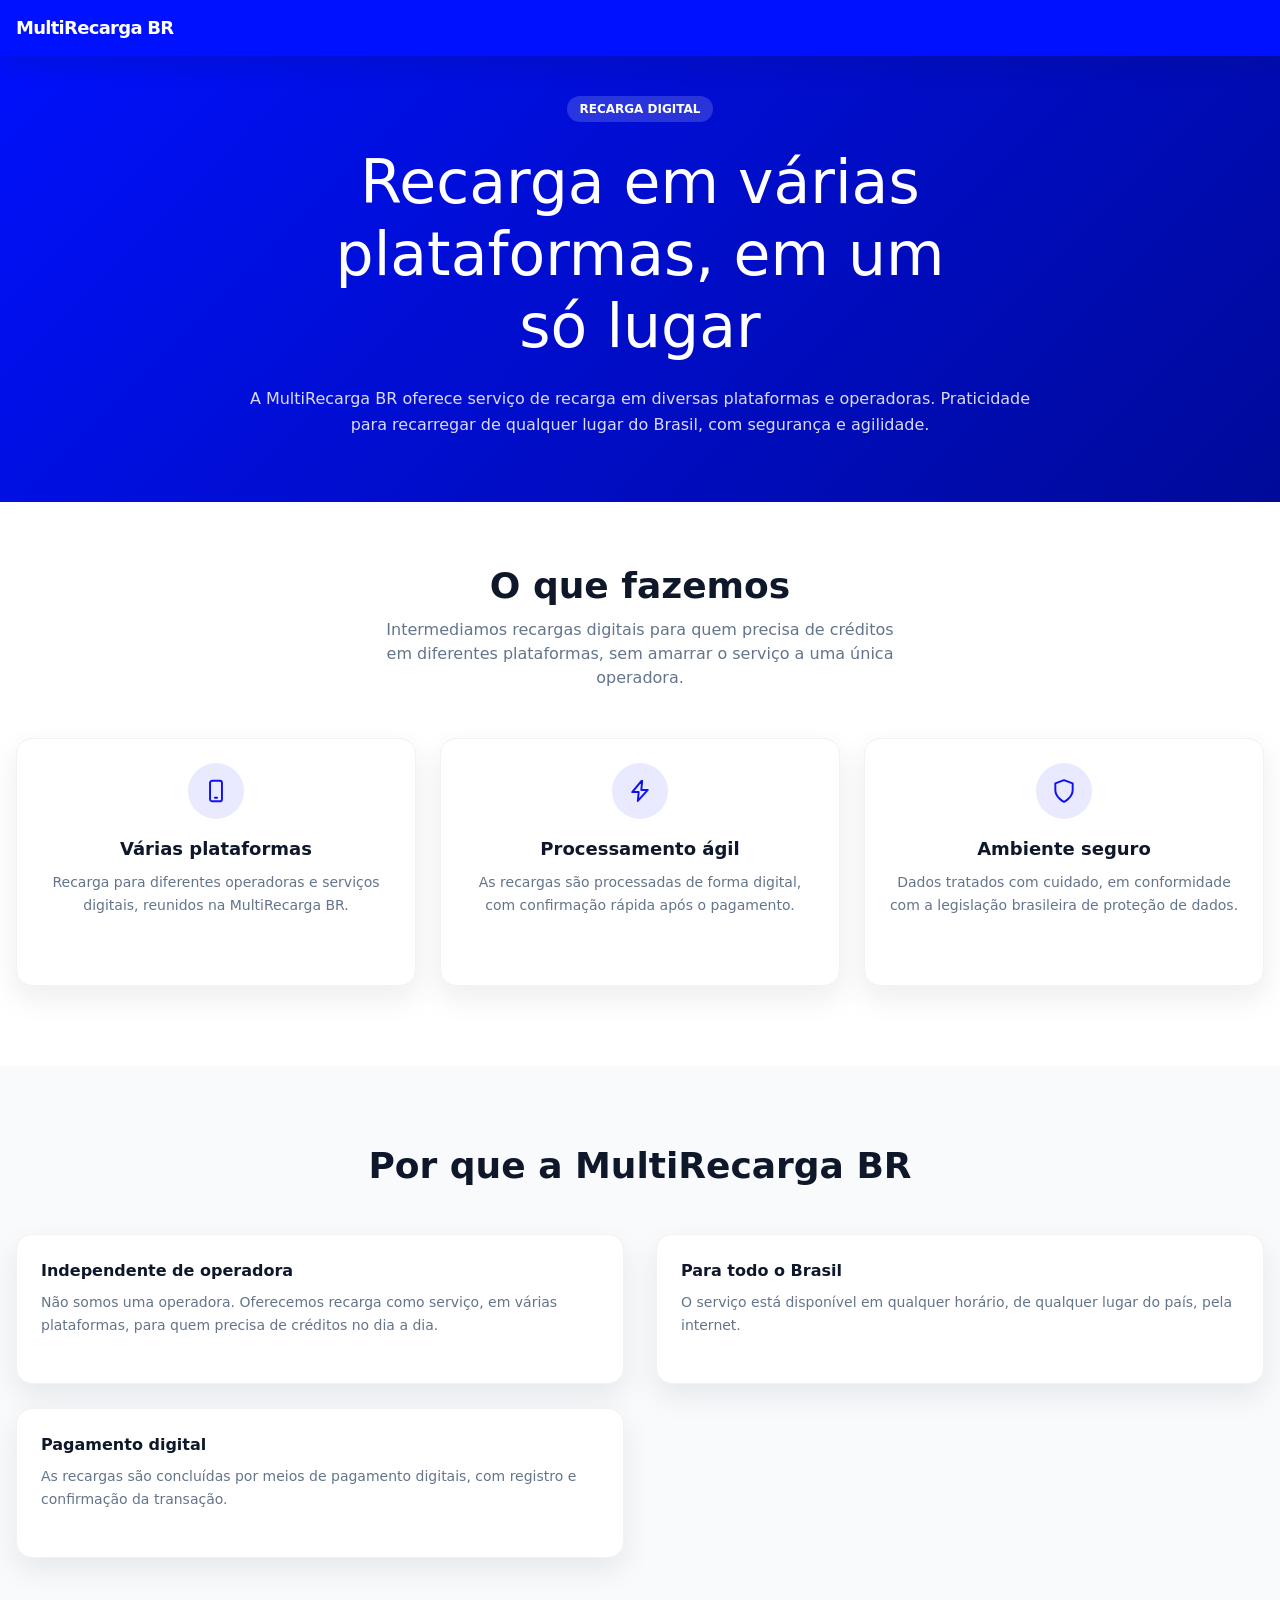
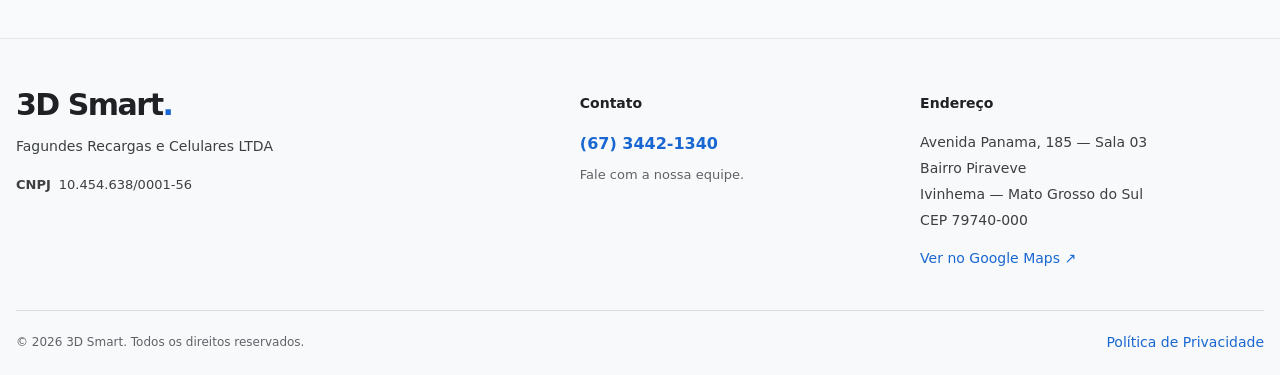
<file: index.html>
<!doctype html>
<html lang="pt-BR">
  <head>
    <meta charset="utf-8">
    <meta name="viewport" content="width=device-width, initial-scale=1">
    <meta http-equiv="refresh" content="0; url=/view/article/">
    <title>MultiRecarga BR</title>
  </head>
  <body>
    <p><a href="/view/article/">Acessar MultiRecarga BR</a></p>
  </body>
</html>
</file>
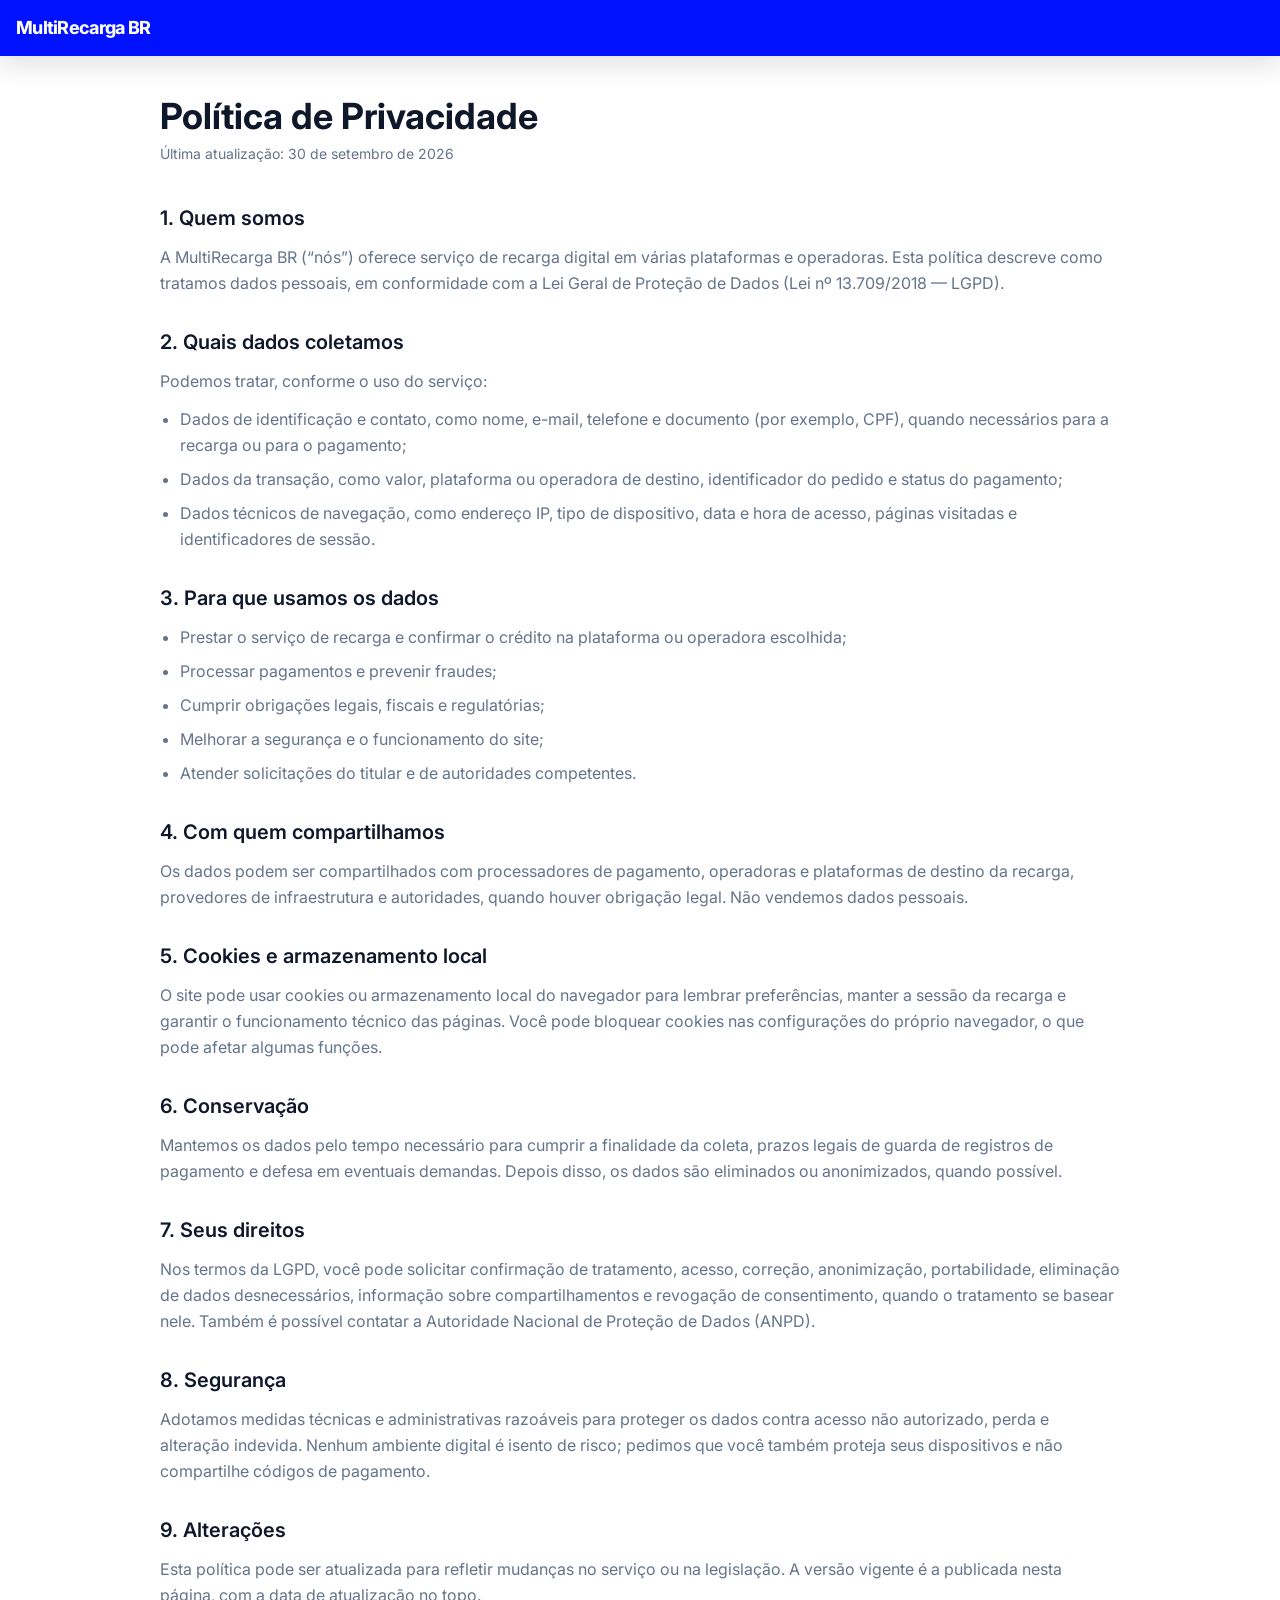
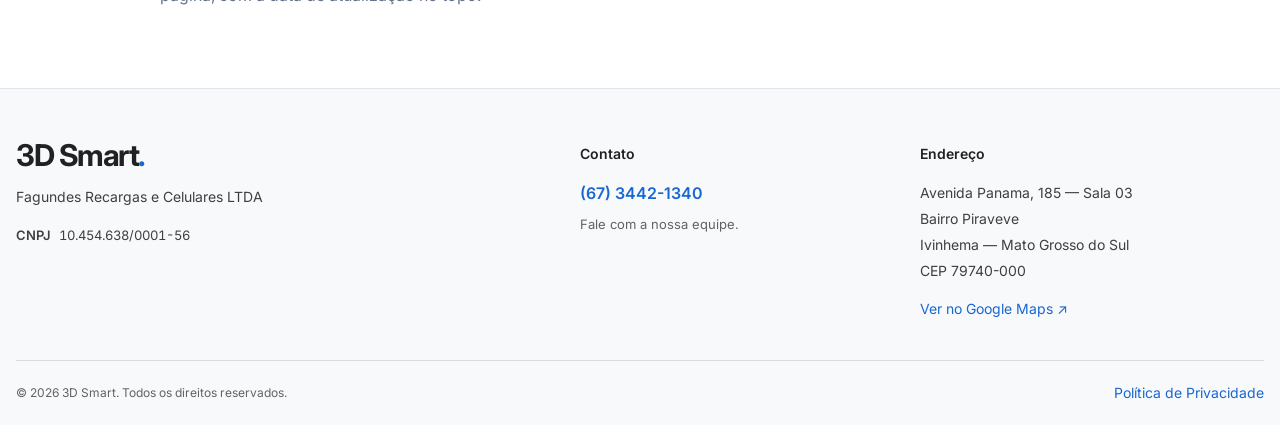
<file: privacidade/index.html>
<!doctype html>
<html lang="pt-BR">
  <head>
    <meta charset="utf-8">
    <meta name="viewport" content="width=device-width, initial-scale=1">
    <meta name="theme-color" content="#1010f5">
    <title>Política de Privacidade — MultiRecarga BR</title>
    <link rel="preconnect" href="https://fonts.googleapis.com">
    <link rel="preconnect" href="https://fonts.gstatic.com" crossorigin>
    <link href="https://fonts.googleapis.com/css2?family=Inter:wght@100..900&display=swap" rel="stylesheet">
    <link rel="stylesheet" href="../styles.css">
  </head>
  <body>
    <header class="site-header">
      <a class="brand" href="/view/article/" aria-label="MultiRecarga BR, página inicial">MultiRecarga BR</a>
    </header>

    <main class="privacy-page">
      <div class="privacy-content">
        <h1>Política de Privacidade</h1>
        <p class="privacy-updated">Última atualização: 30 de setembro de 2026</p>

        <section class="privacy-section">
          <h2>1. Quem somos</h2>
          <p>A MultiRecarga BR (“nós”) oferece serviço de recarga digital em várias plataformas e operadoras. Esta política descreve como tratamos dados pessoais, em conformidade com a Lei Geral de Proteção de Dados (Lei nº 13.709/2018 — LGPD).</p>
        </section>

        <section class="privacy-section">
          <h2>2. Quais dados coletamos</h2>
          <p>Podemos tratar, conforme o uso do serviço:</p>
          <ul>
            <li>Dados de identificação e contato, como nome, e-mail, telefone e documento (por exemplo, CPF), quando necessários para a recarga ou para o pagamento;</li>
            <li>Dados da transação, como valor, plataforma ou operadora de destino, identificador do pedido e status do pagamento;</li>
            <li>Dados técnicos de navegação, como endereço IP, tipo de dispositivo, data e hora de acesso, páginas visitadas e identificadores de sessão.</li>
          </ul>
        </section>

        <section class="privacy-section">
          <h2>3. Para que usamos os dados</h2>
          <ul>
            <li>Prestar o serviço de recarga e confirmar o crédito na plataforma ou operadora escolhida;</li>
            <li>Processar pagamentos e prevenir fraudes;</li>
            <li>Cumprir obrigações legais, fiscais e regulatórias;</li>
            <li>Melhorar a segurança e o funcionamento do site;</li>
            <li>Atender solicitações do titular e de autoridades competentes.</li>
          </ul>
        </section>

        <section class="privacy-section">
          <h2>4. Com quem compartilhamos</h2>
          <p>Os dados podem ser compartilhados com processadores de pagamento, operadoras e plataformas de destino da recarga, provedores de infraestrutura e autoridades, quando houver obrigação legal. Não vendemos dados pessoais.</p>
        </section>

        <section class="privacy-section">
          <h2>5. Cookies e armazenamento local</h2>
          <p>O site pode usar cookies ou armazenamento local do navegador para lembrar preferências, manter a sessão da recarga e garantir o funcionamento técnico das páginas. Você pode bloquear cookies nas configurações do próprio navegador, o que pode afetar algumas funções.</p>
        </section>

        <section class="privacy-section">
          <h2>6. Conservação</h2>
          <p>Mantemos os dados pelo tempo necessário para cumprir a finalidade da coleta, prazos legais de guarda de registros de pagamento e defesa em eventuais demandas. Depois disso, os dados são eliminados ou anonimizados, quando possível.</p>
        </section>

        <section class="privacy-section">
          <h2>7. Seus direitos</h2>
          <p>Nos termos da LGPD, você pode solicitar confirmação de tratamento, acesso, correção, anonimização, portabilidade, eliminação de dados desnecessários, informação sobre compartilhamentos e revogação de consentimento, quando o tratamento se basear nele. Também é possível contatar a Autoridade Nacional de Proteção de Dados (ANPD).</p>
        </section>

        <section class="privacy-section">
          <h2>8. Segurança</h2>
          <p>Adotamos medidas técnicas e administrativas razoáveis para proteger os dados contra acesso não autorizado, perda e alteração indevida. Nenhum ambiente digital é isento de risco; pedimos que você também proteja seus dispositivos e não compartilhe códigos de pagamento.</p>
        </section>

        <section class="privacy-section">
          <h2>9. Alterações</h2>
          <p>Esta política pode ser atualizada para refletir mudanças no serviço ou na legislação. A versão vigente é a publicada nesta página, com a data de atualização no topo.</p>
        </section>
      </div>
    </main>

    <footer class="site-footer">
      <div class="footer-content">
        <section class="footer-company" aria-labelledby="footer-company-name">
          <h2 class="footer-brand" id="footer-company-name">3D Smart<span class="footer-brand-dot" aria-hidden="true">.</span></h2>
          <p class="footer-legal-name">Fagundes Recargas e Celulares LTDA</p>
          <dl class="footer-registration">
            <div><dt>CNPJ</dt><dd>10.454.638/0001-56</dd></div>
          </dl>
        </section>
        <section class="footer-contact" aria-labelledby="footer-contact-heading">
          <h2 class="footer-heading" id="footer-contact-heading">Contato</h2>
          <a class="footer-phone" href="tel:+556734421340">(67) 3442-1340</a>
          <p class="footer-caption">Fale com a nossa equipe.</p>
        </section>
        <section class="footer-location" aria-labelledby="footer-location-heading">
          <h2 class="footer-heading" id="footer-location-heading">Endereço</h2>
          <address>
            Avenida Panama, 185 — Sala 03<br>
            Bairro Piraveve<br>
            Ivinhema — Mato Grosso do Sul<br>
            CEP 79740-000
          </address>
          <a class="footer-map" href="https://www.google.com/maps/search/?api=1&amp;query=Avenida%20Panama%2C%20185%2C%20Sala%2003%2C%20Piraveve%2C%20Ivinhema%2C%20MS%2C%2079740-000" target="_blank" rel="noopener noreferrer">Ver no Google Maps <span aria-hidden="true">↗</span><span class="visually-hidden"> (abre em nova aba)</span></a>
        </section>
      </div>
      <div class="footer-bottom">
        <p>© 2026 3D Smart. Todos os direitos reservados.</p>
        <a class="privacy-link" href="./" aria-current="page">Política de Privacidade</a>
      </div>
    </footer>
  </body>
</html>
</file>
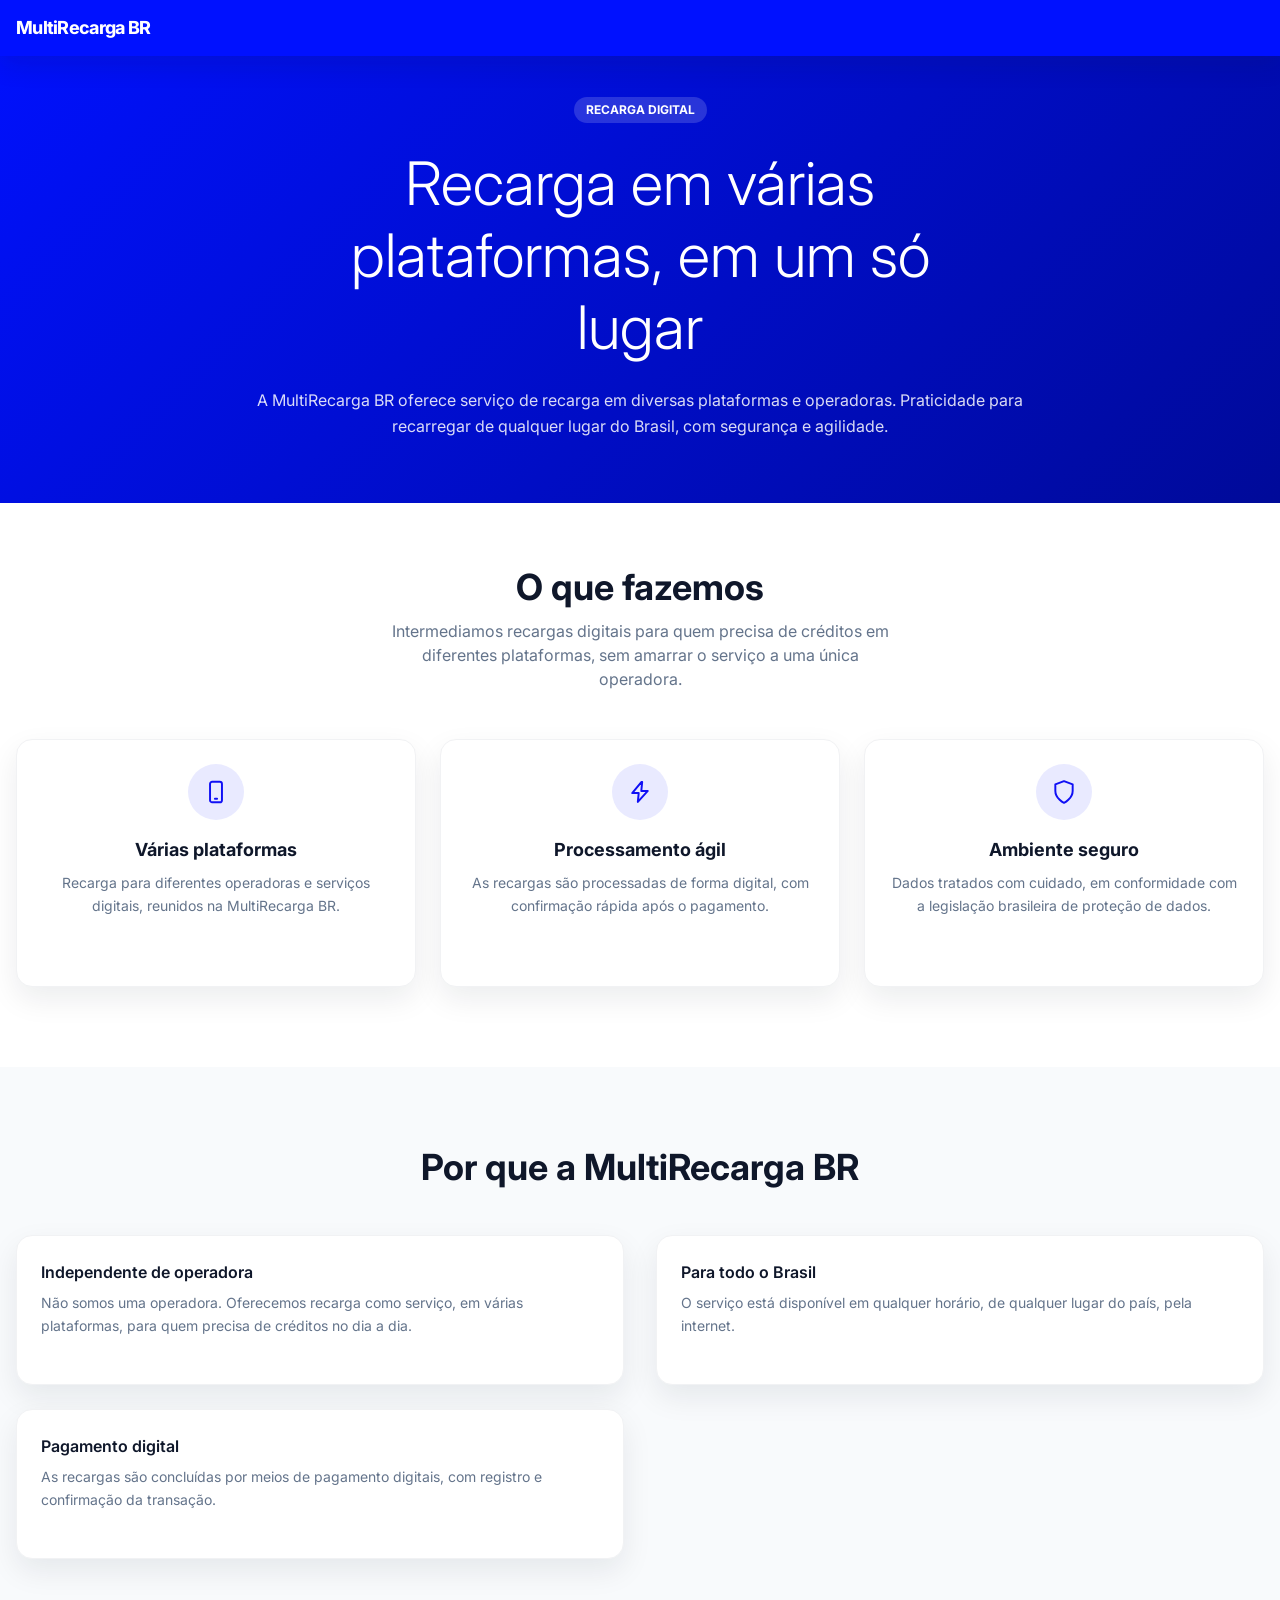
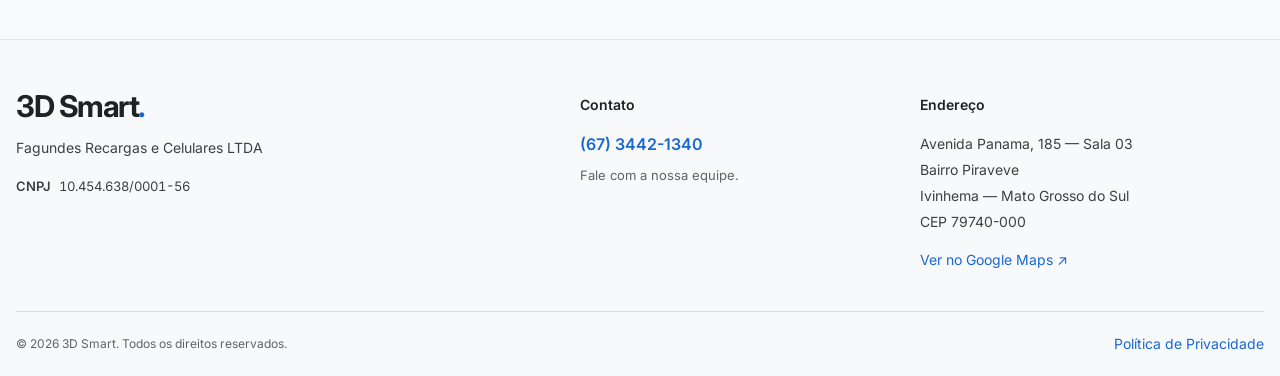
<file: view/article/index.html>
<!doctype html>
<html lang="pt-BR">
  <head>
    <meta charset="utf-8">
    <meta name="viewport" content="width=device-width, initial-scale=1">
    <meta name="theme-color" content="#1010f5">
    <meta name="description" content="MultiRecarga BR: recarga digital em várias plataformas e operadoras, com praticidade e segurança.">
    <title>MultiRecarga BR</title>
    <link rel="preconnect" href="https://fonts.googleapis.com">
    <link rel="preconnect" href="https://fonts.gstatic.com" crossorigin>
    <link href="https://fonts.googleapis.com/css2?family=Inter:wght@100..900&display=swap" rel="stylesheet">
    <link rel="stylesheet" href="/styles.css">
  </head>
  <body>
    <header class="site-header">
      <a class="brand" href="/view/article/" aria-label="MultiRecarga BR, página inicial">MultiRecarga BR</a>
    </header>

    <main>
      <section class="hero">
        <div class="hero-content">
          <span class="eyebrow">Recarga digital</span>
          <h1>Recarga em várias plataformas, em um só lugar</h1>
          <p>A MultiRecarga BR oferece serviço de recarga em diversas plataformas e operadoras. Praticidade para recarregar de qualquer lugar do Brasil, com segurança e agilidade.</p>
        </div>
      </section>

      <section class="what-we-do">
        <div class="section-container">
          <div class="section-intro">
            <h2>O que fazemos</h2>
            <p>Intermediamos recargas digitais para quem precisa de créditos em diferentes plataformas, sem amarrar o serviço a uma única operadora.</p>
          </div>

          <div class="service-grid">
            <article class="service-card">
              <span class="icon-badge" aria-hidden="true">
                <svg viewBox="0 0 24 24" fill="none"><rect x="6.5" y="2.5" width="11" height="19" rx="2" stroke="currentColor" stroke-width="1.8"/><path d="M11 18.2h2" stroke="currentColor" stroke-width="1.8" stroke-linecap="round"/></svg>
              </span>
              <h3>Várias plataformas</h3>
              <p>Recarga para diferentes operadoras e serviços digitais, reunidos na MultiRecarga BR.</p>
            </article>
            <article class="service-card">
              <span class="icon-badge" aria-hidden="true">
                <svg viewBox="0 0 24 24" fill="none"><path d="M13.2 2.8 4.8 13h6l-.8 8.2L19.2 11h-6l.8-8.2Z" stroke="currentColor" stroke-width="1.8" stroke-linecap="round" stroke-linejoin="round"/></svg>
              </span>
              <h3>Processamento ágil</h3>
              <p>As recargas são processadas de forma digital, com confirmação rápida após o pagamento.</p>
            </article>
            <article class="service-card">
              <span class="icon-badge" aria-hidden="true">
                <svg viewBox="0 0 24 24" fill="none"><path d="M12 22s8-4 8-11V5l-8-3-8 3v6c0 7 8 11 8 11Z" stroke="currentColor" stroke-width="1.8" stroke-linejoin="round"/></svg>
              </span>
              <h3>Ambiente seguro</h3>
              <p>Dados tratados com cuidado, em conformidade com a legislação brasileira de proteção de dados.</p>
            </article>
          </div>
        </div>
      </section>

      <section class="why-us">
        <div class="section-container">
          <h2>Por que a MultiRecarga BR</h2>
          <div class="benefit-grid">
            <article class="benefit-card">
              <h3>Independente de operadora</h3>
              <p>Não somos uma operadora. Oferecemos recarga como serviço, em várias plataformas, para quem precisa de créditos no dia a dia.</p>
            </article>
            <article class="benefit-card">
              <h3>Para todo o Brasil</h3>
              <p>O serviço está disponível em qualquer horário, de qualquer lugar do país, pela internet.</p>
            </article>
            <article class="benefit-card">
              <h3>Pagamento digital</h3>
              <p>As recargas são concluídas por meios de pagamento digitais, com registro e confirmação da transação.</p>
            </article>
          </div>
        </div>
      </section>
    </main>

    <footer class="site-footer">
      <div class="footer-content">
        <section class="footer-company" aria-labelledby="footer-company-name">
          <h2 class="footer-brand" id="footer-company-name">3D Smart<span class="footer-brand-dot" aria-hidden="true">.</span></h2>
          <p class="footer-legal-name">Fagundes Recargas e Celulares LTDA</p>
          <dl class="footer-registration">
            <div><dt>CNPJ</dt><dd>10.454.638/0001-56</dd></div>
          </dl>
        </section>
        <section class="footer-contact" aria-labelledby="footer-contact-heading">
          <h2 class="footer-heading" id="footer-contact-heading">Contato</h2>
          <a class="footer-phone" href="tel:+556734421340">(67) 3442-1340</a>
          <p class="footer-caption">Fale com a nossa equipe.</p>
        </section>
        <section class="footer-location" aria-labelledby="footer-location-heading">
          <h2 class="footer-heading" id="footer-location-heading">Endereço</h2>
          <address>
            Avenida Panama, 185 — Sala 03<br>
            Bairro Piraveve<br>
            Ivinhema — Mato Grosso do Sul<br>
            CEP 79740-000
          </address>
          <a class="footer-map" href="https://www.google.com/maps/search/?api=1&amp;query=Avenida%20Panama%2C%20185%2C%20Sala%2003%2C%20Piraveve%2C%20Ivinhema%2C%20MS%2C%2079740-000" target="_blank" rel="noopener noreferrer">Ver no Google Maps <span aria-hidden="true">↗</span><span class="visually-hidden"> (abre em nova aba)</span></a>
        </section>
      </div>
      <div class="footer-bottom">
        <p>© 2026 3D Smart. Todos os direitos reservados.</p>
        <a class="privacy-link" href="/privacidade/">Política de Privacidade</a>
      </div>
    </footer>
  </body>
</html>
</file>
<file: styles.css>
:root {
  color: #0f172a;
  font-family: Inter, system-ui, -apple-system, BlinkMacSystemFont, "Segoe UI", sans-serif;
  font-synthesis: none;
  text-rendering: optimizeLegibility;
  -webkit-font-smoothing: antialiased;
  -moz-osx-font-smoothing: grayscale;
  font-weight: 400;
  line-height: 1.5;
  background: #fff;
}

* {
  box-sizing: border-box;
}

html {
  min-width: 320px;
  scroll-behavior: smooth;
}

body {
  min-width: 320px;
  margin: 0;
}

.site-header {
  position: fixed;
  z-index: 10;
  top: 0;
  right: 0;
  left: 0;
  display: flex;
  height: 56px;
  align-items: center;
  padding: 0 16px;
  background: #0011ff;
  box-shadow: 0 10px 24px rgb(15 23 42 / 12%);
}

.brand {
  color: #fff;
  font-size: 18px;
  font-weight: 750;
  letter-spacing: -0.04em;
  line-height: 1;
  text-decoration: none;
}

.hero {
  position: relative;
  display: flex;
  align-items: center;
  overflow: hidden;
  padding: 96px 0 64px;
  color: #fff;
  text-align: center;
  background: linear-gradient(135deg, #0011ff 0%, #000a99 100%);
}

.hero-content,
.section-container,
.footer-content {
  width: 100%;
  max-width: 1280px;
  margin: 0 auto;
  padding-right: 16px;
  padding-left: 16px;
}

.hero-content {
  position: relative;
  z-index: 1;
}

.eyebrow {
  display: inline-flex;
  margin-bottom: 24px;
  align-items: center;
  border-radius: 999px;
  padding: 4px 12px;
  background: rgb(255 255 255 / 16%);
  font-size: 12px;
  font-weight: 700;
  line-height: 18px;
  text-transform: uppercase;
}

.hero h1 {
  max-width: 672px;
  margin: 0 auto 24px;
  font-size: 30px;
  font-weight: 300;
  line-height: 1.2;
}

.hero p {
  max-width: 800px;
  margin: 0 auto;
  color: rgb(255 255 255 / 85%);
  font-size: 16px;
  line-height: 26px;
}

.what-we-do {
  padding: 64px 0 80px;
}

.section-intro {
  margin-bottom: 48px;
  text-align: center;
}

.section-intro h2,
.why-us h2 {
  margin: 0;
  color: #0f172a;
  font-size: 36px;
  font-weight: 700;
  line-height: 40px;
}

.section-intro p {
  max-width: 512px;
  margin: 12px auto 0;
  color: #64748b;
  font-size: 16px;
  line-height: 24px;
}

.service-grid {
  display: grid;
  grid-template-columns: repeat(3, minmax(0, 1fr));
  gap: 24px;
}

.service-card,
.benefit-card {
  border: 1px solid #f1f2f4;
  border-radius: 16px;
  background: #fff;
  box-shadow: 0 12px 30px rgb(15 23 42 / 8%);
}

.service-card {
  display: flex;
  min-height: 248px;
  flex-direction: column;
  align-items: center;
  padding: 24px;
  text-align: center;
}

.icon-badge {
  display: grid;
  width: 56px;
  height: 56px;
  flex: 0 0 auto;
  margin-bottom: 16px;
  place-items: center;
  border-radius: 50%;
  color: #1010f5;
  background: #e9eaff;
}

.icon-badge svg {
  width: 26px;
  height: 26px;
}

.service-card h3 {
  margin: 0 0 8px;
  color: #0f172a;
  font-size: 18px;
  font-weight: 700;
  line-height: 28px;
}

.service-card p,
.benefit-card p {
  margin: 0;
  color: #64748b;
  font-size: 14px;
  line-height: 1.625;
}

.why-us {
  padding: 80px 0;
  background: #f8fafc;
}

.why-us h2 {
  margin-bottom: 48px;
  text-align: center;
}

.benefit-grid {
  display: grid;
  grid-template-columns: repeat(2, minmax(0, 1fr));
  gap: 24px 32px;
}

.benefit-card {
  min-height: 150px;
  padding: 24px;
}

.benefit-card h3 {
  margin: 0 0 8px;
  color: #0f172a;
  font-size: 16px;
  font-weight: 600;
  line-height: 24px;
}

.site-footer {
  border-top: 1px solid #e2e5e9;
  padding: 48px 0 0;
  color: #3c4043;
  background: #f8f9fa;
}

.footer-content {
  display: grid;
  grid-template-columns: minmax(0, 1.5fr) minmax(0, 0.85fr) minmax(0, 1fr);
  gap: 32px 48px;
  padding-bottom: 40px;
}

.footer-content > section {
  min-width: 0;
}

.footer-brand {
  margin: 0 0 12px;
  color: #202124;
  font-size: 30px;
  font-weight: 700;
  letter-spacing: -0.05em;
  line-height: 1.2;
}

.footer-brand-dot {
  color: #1967d2;
}

.footer-legal-name {
  max-width: 360px;
  margin: 0 0 16px;
  font-size: 14px;
  line-height: 1.7;
}

.footer-registration {
  margin: 0;
  font-size: 13px;
  line-height: 1.6;
}

.footer-registration > div {
  display: flex;
  flex-wrap: wrap;
  gap: 0 8px;
}

.footer-registration dt {
  font-weight: 600;
}

.footer-registration dd {
  margin: 0;
  font-variant-numeric: tabular-nums;
}

.footer-heading {
  margin: 6px 0 16px;
  color: #202124;
  font-size: 14px;
  font-weight: 600;
  line-height: 1.5;
}

.footer-phone,
.footer-map,
.privacy-link {
  display: inline-block;
  color: #1967d2;
  font-size: 14px;
  line-height: 1.7;
  text-decoration: none;
  text-underline-offset: 4px;
}

.footer-phone {
  font-size: 16px;
  font-weight: 600;
}

.footer-caption {
  margin: 8px 0 0;
  color: #5f6368;
  font-size: 13px;
}

.footer-location address {
  margin: 0 0 12px;
  font-size: 14px;
  font-style: normal;
  line-height: 1.85;
}

.footer-bottom {
  display: flex;
  width: calc(100% - 32px);
  max-width: 1248px;
  flex-wrap: wrap;
  align-items: center;
  justify-content: space-between;
  gap: 12px 24px;
  margin: 0 auto;
  border-top: 1px solid #dadce0;
  padding: 20px 0;
}

.footer-bottom p {
  margin: 0;
  color: #5f6368;
  font-size: 12px;
  line-height: 1.8;
}

.footer-phone:hover,
.footer-map:hover,
.privacy-link:hover {
  text-decoration: underline;
}

.site-footer a:focus-visible {
  border-radius: 3px;
  outline: 2px solid #1967d2;
  outline-offset: 5px;
}

.visually-hidden {
  position: absolute;
  overflow: hidden;
  width: 1px;
  height: 1px;
  clip-path: inset(50%);
  white-space: nowrap;
}

.privacy-page {
  padding: 96px 16px 80px;
  color: #0f172a;
}

.privacy-content {
  max-width: 960px;
  margin: 0 auto;
}

.privacy-content h1 {
  margin: 0;
  font-size: 36px;
  font-weight: 700;
  line-height: 40px;
}

.privacy-updated {
  margin: 8px 0 40px;
  color: #64748b;
  font-size: 14px;
  line-height: 20px;
}

.privacy-section {
  margin-top: 32px;
}

.privacy-section h2 {
  margin: 0 0 12px;
  font-size: 20px;
  font-weight: 600;
  line-height: 28px;
}

.privacy-section p,
.privacy-section li {
  color: #64748b;
  font-size: 16px;
  line-height: 26px;
}

.privacy-section p {
  margin: 0;
}

.privacy-section ul {
  display: grid;
  gap: 8px;
  margin: 12px 0 0;
  padding-left: 20px;
}

@media (min-width: 640px) {
  .hero h1 {
    font-size: 36px;
  }
}

@media (min-width: 1024px) {
  .hero h1 {
    font-size: 60px;
  }
}

@media (min-width: 640px) and (max-width: 900px) {
  .footer-content {
    grid-template-columns: repeat(2, minmax(0, 1fr));
  }

  .footer-company {
    grid-column: 1 / -1;
  }
}

@media (max-width: 639px) {
  .hero {
    padding-top: 88px;
  }

  .hero h1 {
    font-size: 32px;
  }

  .section-intro h2,
  .why-us h2 {
    font-size: 30px;
    line-height: 36px;
  }

  .service-grid,
  .benefit-grid {
    grid-template-columns: 1fr;
  }

  .service-card {
    min-height: auto;
  }

  .footer-content {
    grid-template-columns: 1fr;
    gap: 32px;
    padding-bottom: 32px;
  }

  .footer-bottom {
    align-items: flex-start;
    flex-direction: column;
  }

  .footer-phone,
  .footer-map,
  .privacy-link {
    display: inline-flex;
    min-height: 44px;
    align-items: center;
    gap: 4px;
  }

  .privacy-page {
    padding-top: 92px;
  }

  .privacy-content h1 {
    font-size: 32px;
    line-height: 40px;
  }
}
</file>
